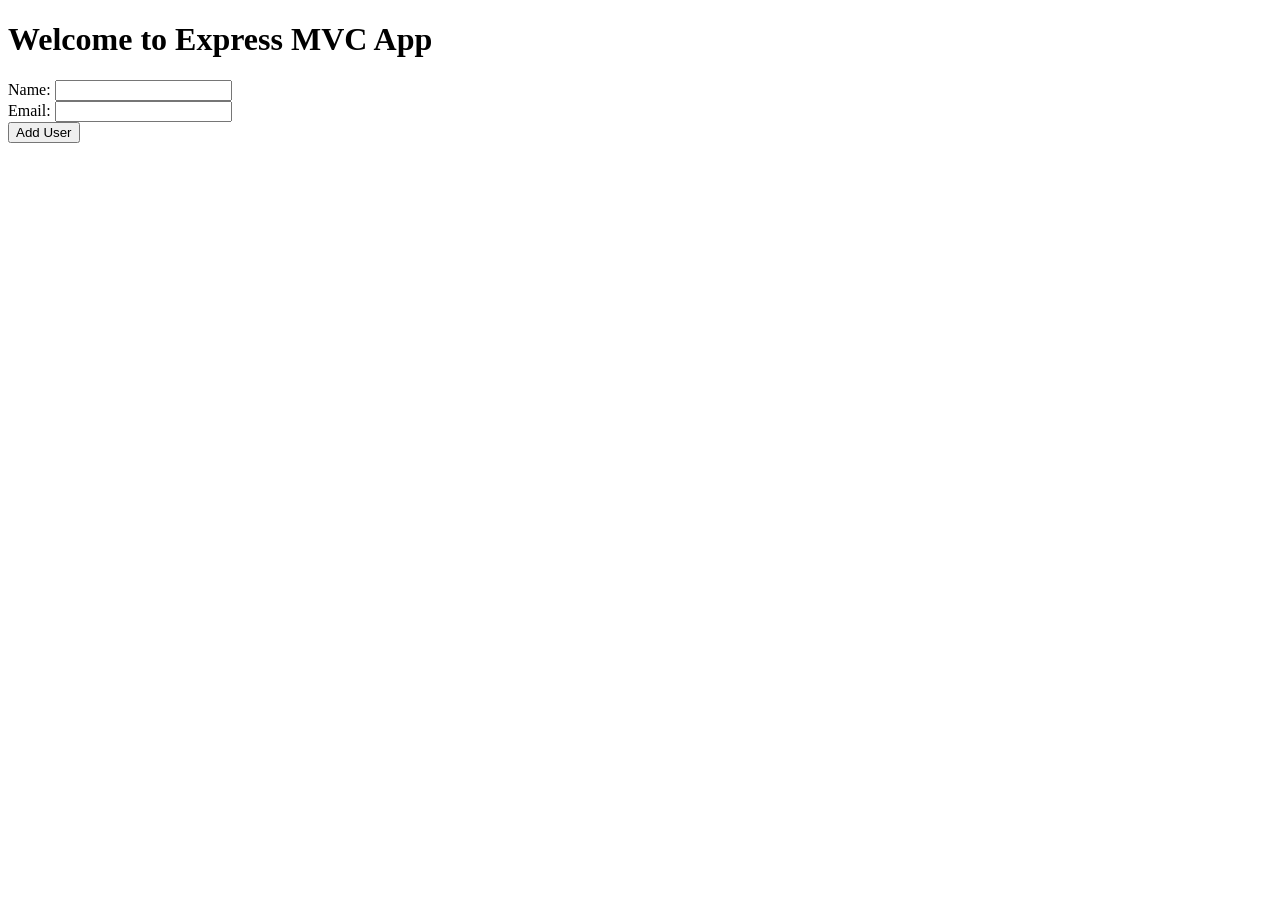
<file: lab8jest/views/index.html>
<!DOCTYPE html>
<html lang="en">
<head>
    <meta charset="UTF-8">
    <meta name="viewport" content="width=device-width, initial-scale=1.0">
    <title>Express MVC App</title>
</head>
<body>
    <h1>Welcome to Express MVC App</h1>
    
    <!-- Form to add users -->
    <form id="addUserForm" action="/user" method="POST">
        <label for="name">Name:</label>
        <input type="text" id="name" name="name" required>
        <br>
        <label for="email">Email:</label>
        <input type="email" id="email" name="email" required>
        <br>
        <button type="submit">Add User</button>
    </form>
    
</body>
</html>
</file>
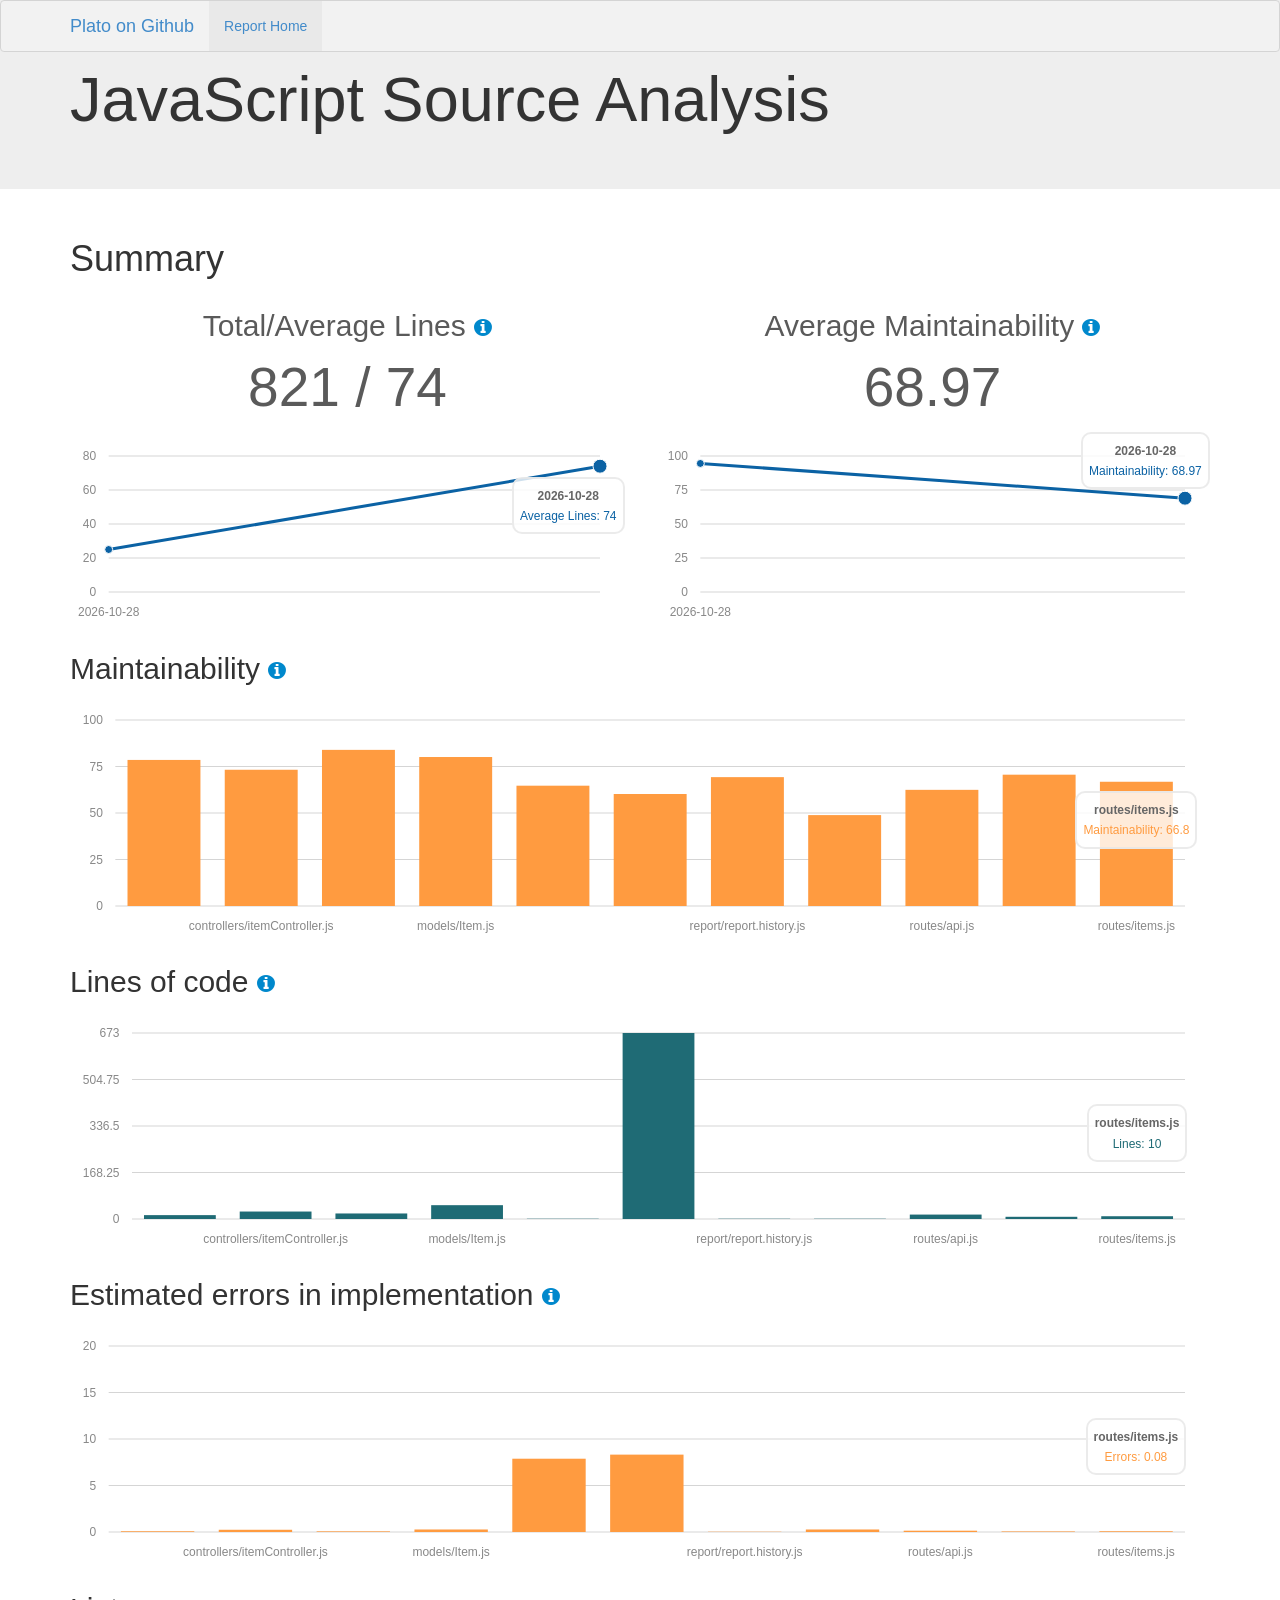
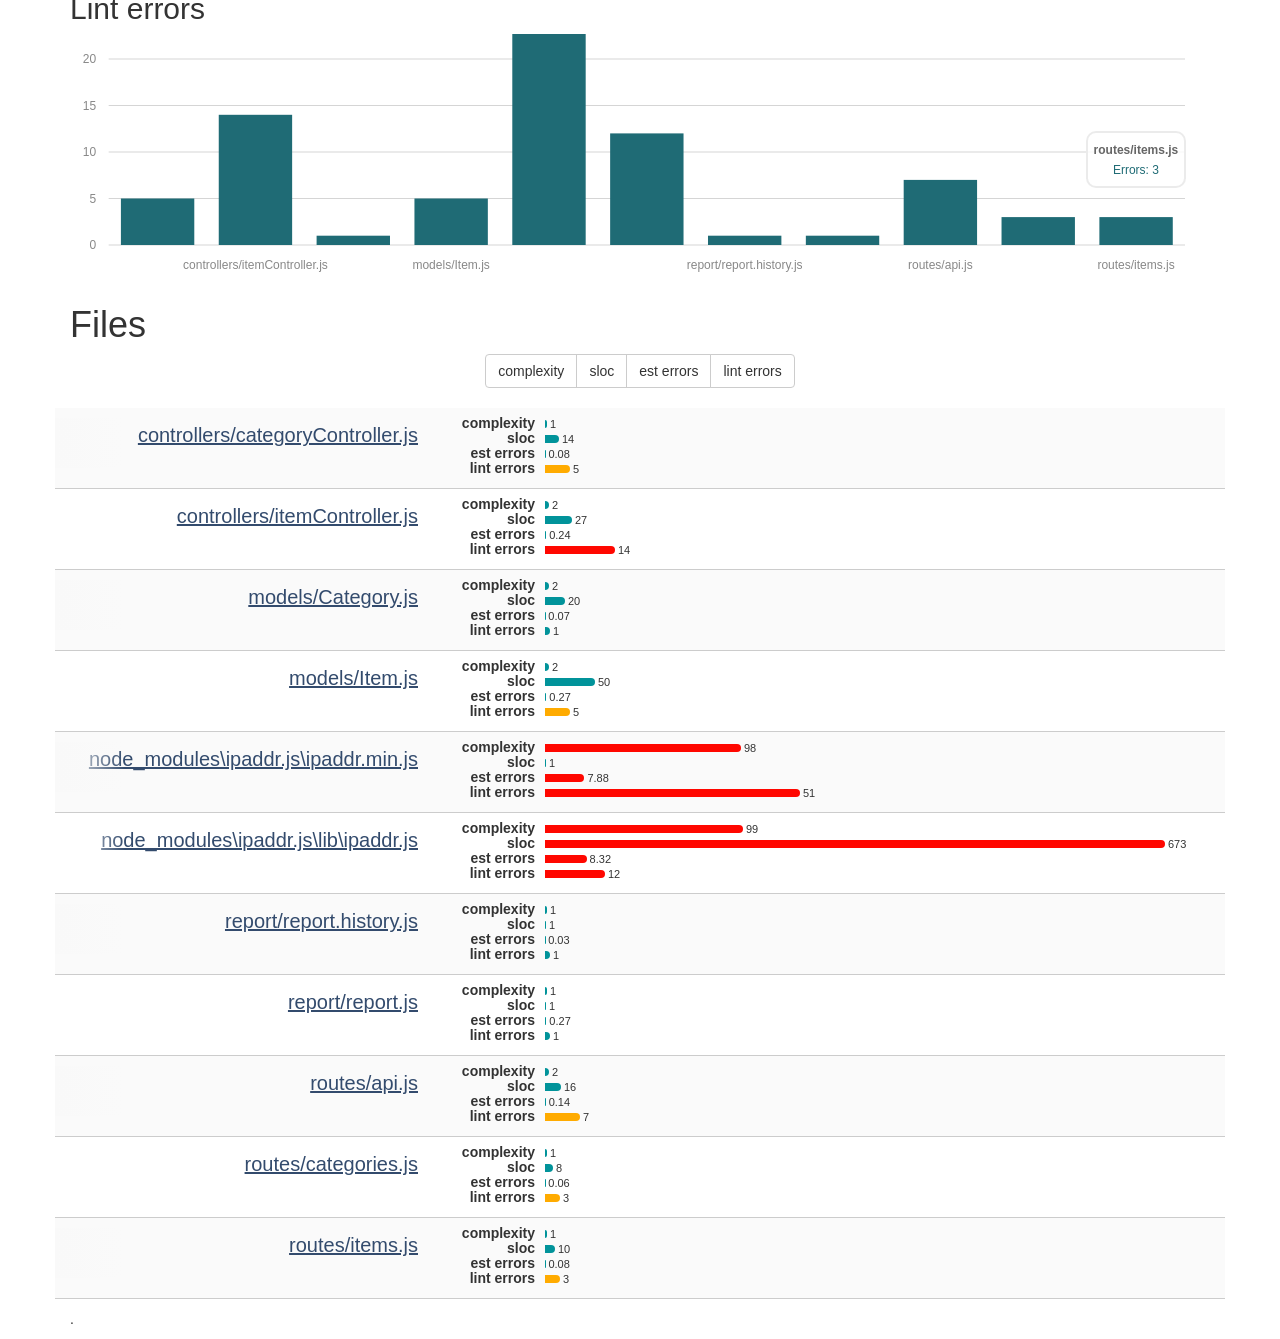
<file: lab9v1/report/index.html>
<!DOCTYPE html>
<html lang="en">
<head>
  <meta charset="utf-8">
  <title>Plato - JavaScript Introspection</title>
  <meta name="viewport" content="width=device-width, initial-scale=1.0">
  <meta name="description" content="">
  <meta name="author" content="">


  <!--[if lt IE 9]>
  <script src="http://html5shim.googlecode.com/svn/trunk/html5.js"></script>
  <![endif]-->

  <script>
    var __options = {"flags":{"complexity":{"commonjs":true,"logicalor":true,"switchcase":true,"forin":false,"trycatch":false,"newmi":true},"jshint":{}}}
  </script>

  <link href="assets/css/vendor/bootstrap.css" rel="stylesheet">
  <link href="assets/css/vendor/font-awesome.css" rel="stylesheet">
  <link href="assets/css/vendor/morris.css" rel="stylesheet">
  <link href="assets/css/plato.css" rel="stylesheet">
  <link href="assets/css/plato-overview.css" rel="stylesheet">
</head>

<body>

<div class="navbar navbar-fixed-top">
  <div class="container">
    <a class="navbar-brand" href="http://github.com/es-analysis/plato">Plato on Github</a>
    <ul class="nav navbar-nav">
      <li class="active">
        <a href="index.html">Report Home</a>
      </li>
    </ul>
  </div>
</div>

<div class="jumbotron">
  <div class="container">
    <h1>JavaScript Source Analysis</h1>
  </div>
</div>

<div class="container aggregate-stats">
  <div class="row">
    <h1 class="col-md-12">Summary</h1>
  </div>
  <div class="row">
    <div class="col-md-6">
      <h2 class="header">Total/Average Lines <i class="icon icon-info-sign" rel="popover" data-placement="top" data-trigger="hover" data-content="Source Lines of Code" data-original-title="SLOC" data-container="body"></i></h2>
      <p class="stat">821 / 74</p>
    </div>
    <div class="col-md-6">
      <h2 class="header">Average Maintainability <a href="http://blogs.msdn.com/b/codeanalysis/archive/2007/11/20/maintainability-index-range-and-meaning.aspx"><i class="icon icon-info-sign" rel="popover" data-placement="top" data-trigger="hover" data-content="A value between 0 and 100 that represents the relative ease of maintaining the code. A high value means better maintainability." data-original-title="Maintainability Index" data-container="body"></i></a></h2>
      <p class="stat">68.97</p>
    </div>
  </div>
</div>
<div class="container historical">
  <div class="row">
    <div class="col-md-6">
      <div id="chart_historical_sloc" class="chart js-chart"></div>
    </div>
    <div class="col-md-6">
      <div id="chart_historical_maint" class="chart js-chart"></div>
    </div>
  </div>
</div>


<div class="container overview">
  <div class="row">
    <h2 class="col-md-12">Maintainability <a href="http://blogs.msdn.com/b/codeanalysis/archive/2007/11/20/maintainability-index-range-and-meaning.aspx"><i class="icon icon-info-sign" rel="popover" data-placement="top" data-trigger="hover" data-content="A value between 0 and 100 that represents the relative ease of maintaining the code. A high value means better maintainability." data-original-title="Maintainability Index" data-container="body"></i></a></h2>
    <div class="col-md-12"><div id='chart_maintainability' class='chart js-chart'></div></div>
  </div>
  <div class="row">
    <h2 class="col-md-12">Lines of code <i class="icon icon-info-sign" rel="popover" data-placement="top" data-trigger="hover" data-content="Source Lines of Code" data-original-title="SLOC" data-container="body"></i></h2>
    <div class="col-md-12"><div id='chart_sloc' class='chart js-chart'></div></div>
  </div>
  <div class="row">
    <h2 class="col-md-12">Estimated errors in implementation <a href="http://en.wikipedia.org/wiki/Halstead_complexity_measures"><i class="icon icon-info-sign" rel="popover" data-placement="top" data-trigger="hover" data-content="Halstead's delivered bugs is an estimate for the number of errors in the implementation." data-original-title="Delivered Bugs" data-container="body"></i></a></h2>
    <div class="col-md-12"><div id='chart_bugs' class='chart js-chart'></div></div>
  </div>
  
  <div class="row">
    <h2 class="col-md-12">Lint errors</h2>
    <div class="col-md-12"><div id='chart_lint' class='chart js-chart'></div></div>
  </div>
  
</div>

<div class="container">
  <div class="row">
    <h1 class="col-md-12">Files</h1>
  </div>

  <div class="row">
    <div class="span12 group-header">
      <div class="btn-group">
        <button type="button" id="button-complexity" class="btn btn-default complexity">complexity</button>
        <button type="button" id="button-sloc" class="btn btn-default sloc">sloc</button>
        <button type="button" id="button-bugs" class="btn btn-default bugs">est errors</button>
        
        <button type="button" id="button-lint" class="btn btn-default lint">lint errors</button>
        
      </div>
    </div>
  </div>

  <div class="row">
    &nbsp;
  </div>

  <div class="row">
    <ul class="file-list list-unstyled">
      
      <li class="col-md-12">
        <div class="row">
          <span class="fade-left fadeout visible-large"></span>
          <span class="col-md-4 file"><a class="file-link" href="./files/controllers_categoryController_js/index.html">controllers/categoryController.js</a></span>
        <span class="col-md-8 file-chart js-file-chart"
              data-lint="5"
              data-sloc="14"
              data-bugs="0.08"
              data-complexity="1"
          ></span>
        </div>
      </li>
      
      <li class="col-md-12">
        <div class="row">
          <span class="fade-left fadeout visible-large"></span>
          <span class="col-md-4 file"><a class="file-link" href="./files/controllers_itemController_js/index.html">controllers/itemController.js</a></span>
        <span class="col-md-8 file-chart js-file-chart"
              data-lint="14"
              data-sloc="27"
              data-bugs="0.24"
              data-complexity="2"
          ></span>
        </div>
      </li>
      
      <li class="col-md-12">
        <div class="row">
          <span class="fade-left fadeout visible-large"></span>
          <span class="col-md-4 file"><a class="file-link" href="./files/models_Category_js/index.html">models/Category.js</a></span>
        <span class="col-md-8 file-chart js-file-chart"
              data-lint="1"
              data-sloc="20"
              data-bugs="0.07"
              data-complexity="2"
          ></span>
        </div>
      </li>
      
      <li class="col-md-12">
        <div class="row">
          <span class="fade-left fadeout visible-large"></span>
          <span class="col-md-4 file"><a class="file-link" href="./files/models_Item_js/index.html">models/Item.js</a></span>
        <span class="col-md-8 file-chart js-file-chart"
              data-lint="5"
              data-sloc="50"
              data-bugs="0.27"
              data-complexity="2"
          ></span>
        </div>
      </li>
      
      <li class="col-md-12">
        <div class="row">
          <span class="fade-left fadeout visible-large"></span>
          <span class="col-md-4 file"><a class="file-link" href="./files/node_modules_ipaddr_js_ipaddr_min_js/index.html">node_modules\ipaddr.js\ipaddr.min.js</a></span>
        <span class="col-md-8 file-chart js-file-chart"
              data-lint="51"
              data-sloc="1"
              data-bugs="7.88"
              data-complexity="98"
          ></span>
        </div>
      </li>
      
      <li class="col-md-12">
        <div class="row">
          <span class="fade-left fadeout visible-large"></span>
          <span class="col-md-4 file"><a class="file-link" href="./files/node_modules_ipaddr_js_lib_ipaddr_js/index.html">node_modules\ipaddr.js\lib\ipaddr.js</a></span>
        <span class="col-md-8 file-chart js-file-chart"
              data-lint="12"
              data-sloc="673"
              data-bugs="8.32"
              data-complexity="99"
          ></span>
        </div>
      </li>
      
      <li class="col-md-12">
        <div class="row">
          <span class="fade-left fadeout visible-large"></span>
          <span class="col-md-4 file"><a class="file-link" href="./files/report_report_history_js/index.html">report/report.history.js</a></span>
        <span class="col-md-8 file-chart js-file-chart"
              data-lint="1"
              data-sloc="1"
              data-bugs="0.03"
              data-complexity="1"
          ></span>
        </div>
      </li>
      
      <li class="col-md-12">
        <div class="row">
          <span class="fade-left fadeout visible-large"></span>
          <span class="col-md-4 file"><a class="file-link" href="./files/report_report_js/index.html">report/report.js</a></span>
        <span class="col-md-8 file-chart js-file-chart"
              data-lint="1"
              data-sloc="1"
              data-bugs="0.27"
              data-complexity="1"
          ></span>
        </div>
      </li>
      
      <li class="col-md-12">
        <div class="row">
          <span class="fade-left fadeout visible-large"></span>
          <span class="col-md-4 file"><a class="file-link" href="./files/routes_api_js/index.html">routes/api.js</a></span>
        <span class="col-md-8 file-chart js-file-chart"
              data-lint="7"
              data-sloc="16"
              data-bugs="0.14"
              data-complexity="2"
          ></span>
        </div>
      </li>
      
      <li class="col-md-12">
        <div class="row">
          <span class="fade-left fadeout visible-large"></span>
          <span class="col-md-4 file"><a class="file-link" href="./files/routes_categories_js/index.html">routes/categories.js</a></span>
        <span class="col-md-8 file-chart js-file-chart"
              data-lint="3"
              data-sloc="8"
              data-bugs="0.06"
              data-complexity="1"
          ></span>
        </div>
      </li>
      
      <li class="col-md-12">
        <div class="row">
          <span class="fade-left fadeout visible-large"></span>
          <span class="col-md-4 file"><a class="file-link" href="./files/routes_items_js/index.html">routes/items.js</a></span>
        <span class="col-md-8 file-chart js-file-chart"
              data-lint="3"
              data-sloc="10"
              data-bugs="0.08"
              data-complexity="1"
          ></span>
        </div>
      </li>
      
    </ul>
  </div>
</div>


<footer class="footer">
  <div class="container">
    <p>.</p>
  </div>
</footer>

<script type="text/javascript" src="assets/scripts/bundles/core-bundle.js"></script>
<script type="text/javascript" src="report.js"></script>
<script type="text/javascript" src="report.history.js"></script>
<script type="text/javascript" src="assets/scripts/plato-overview.js"></script>
<script type="text/javascript" src="assets/scripts/plato-sortable-file-list.js"></script>
</body>
</html>
</file>
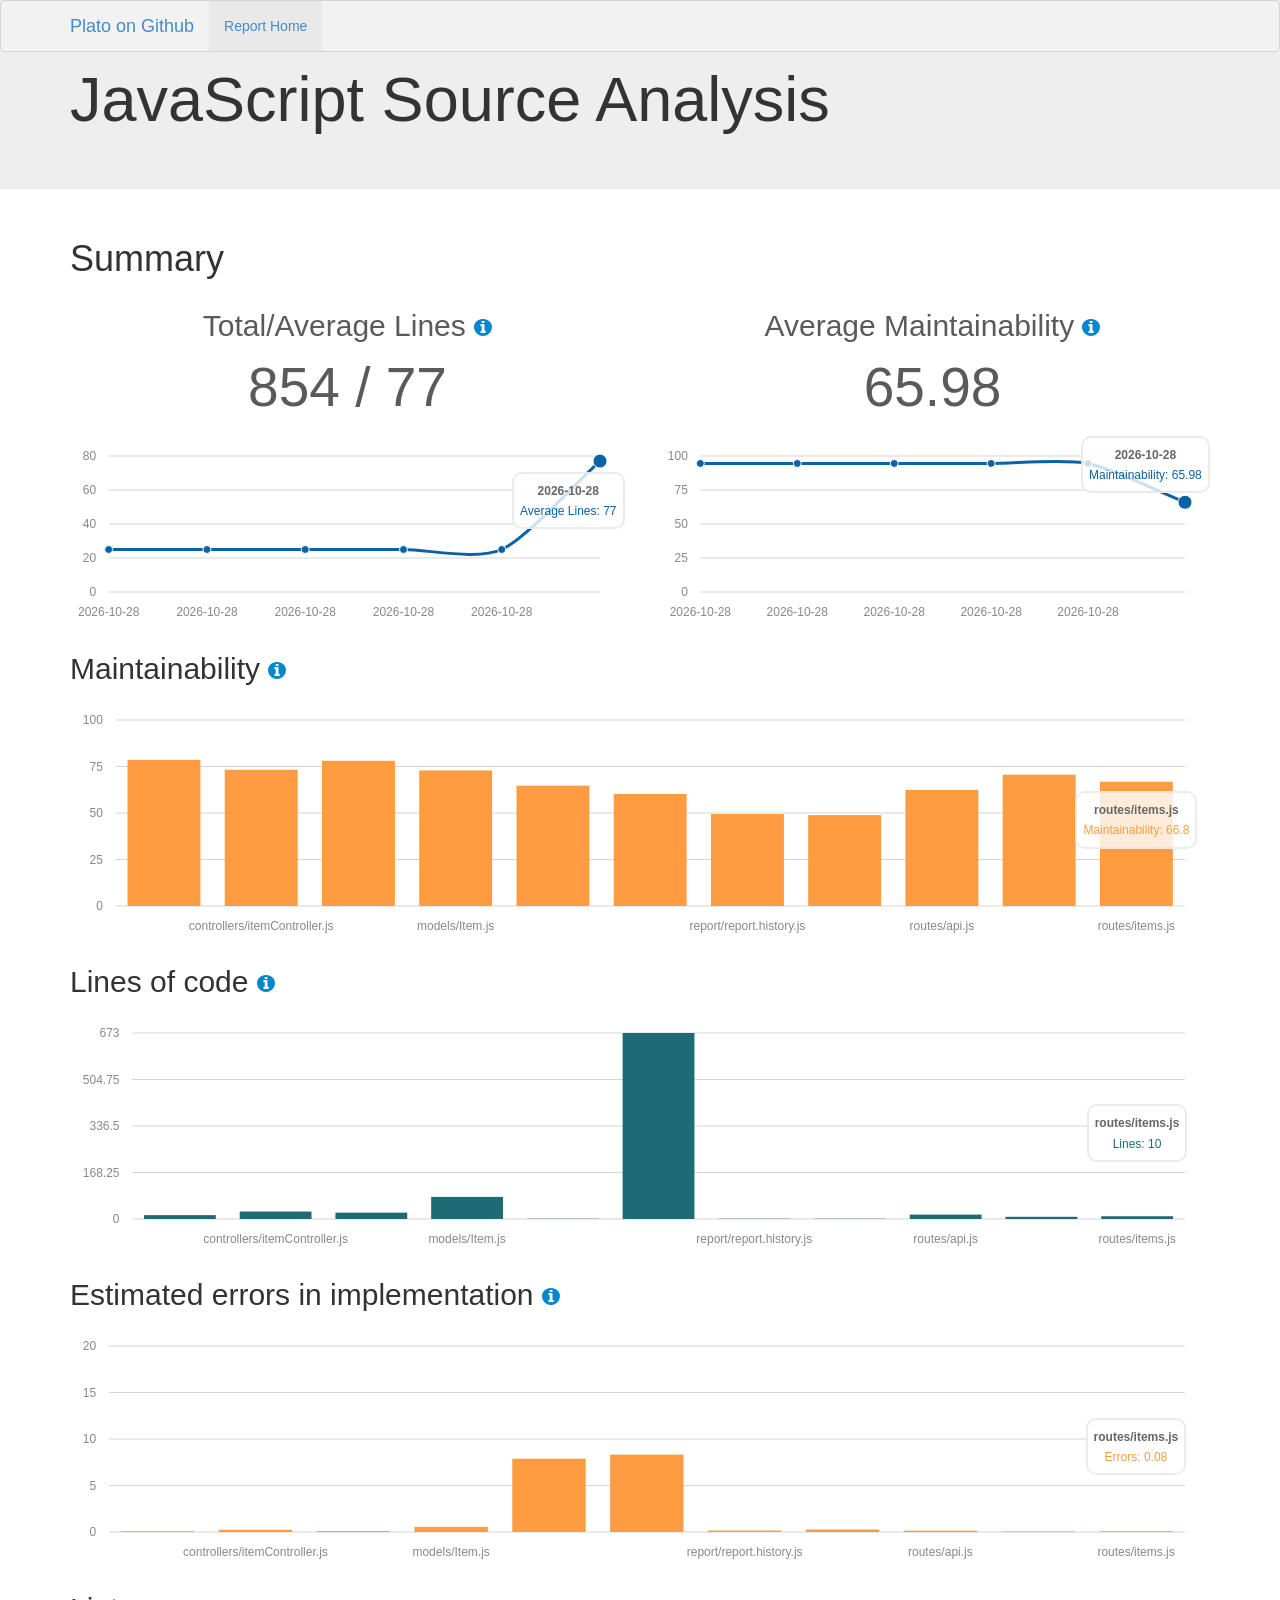
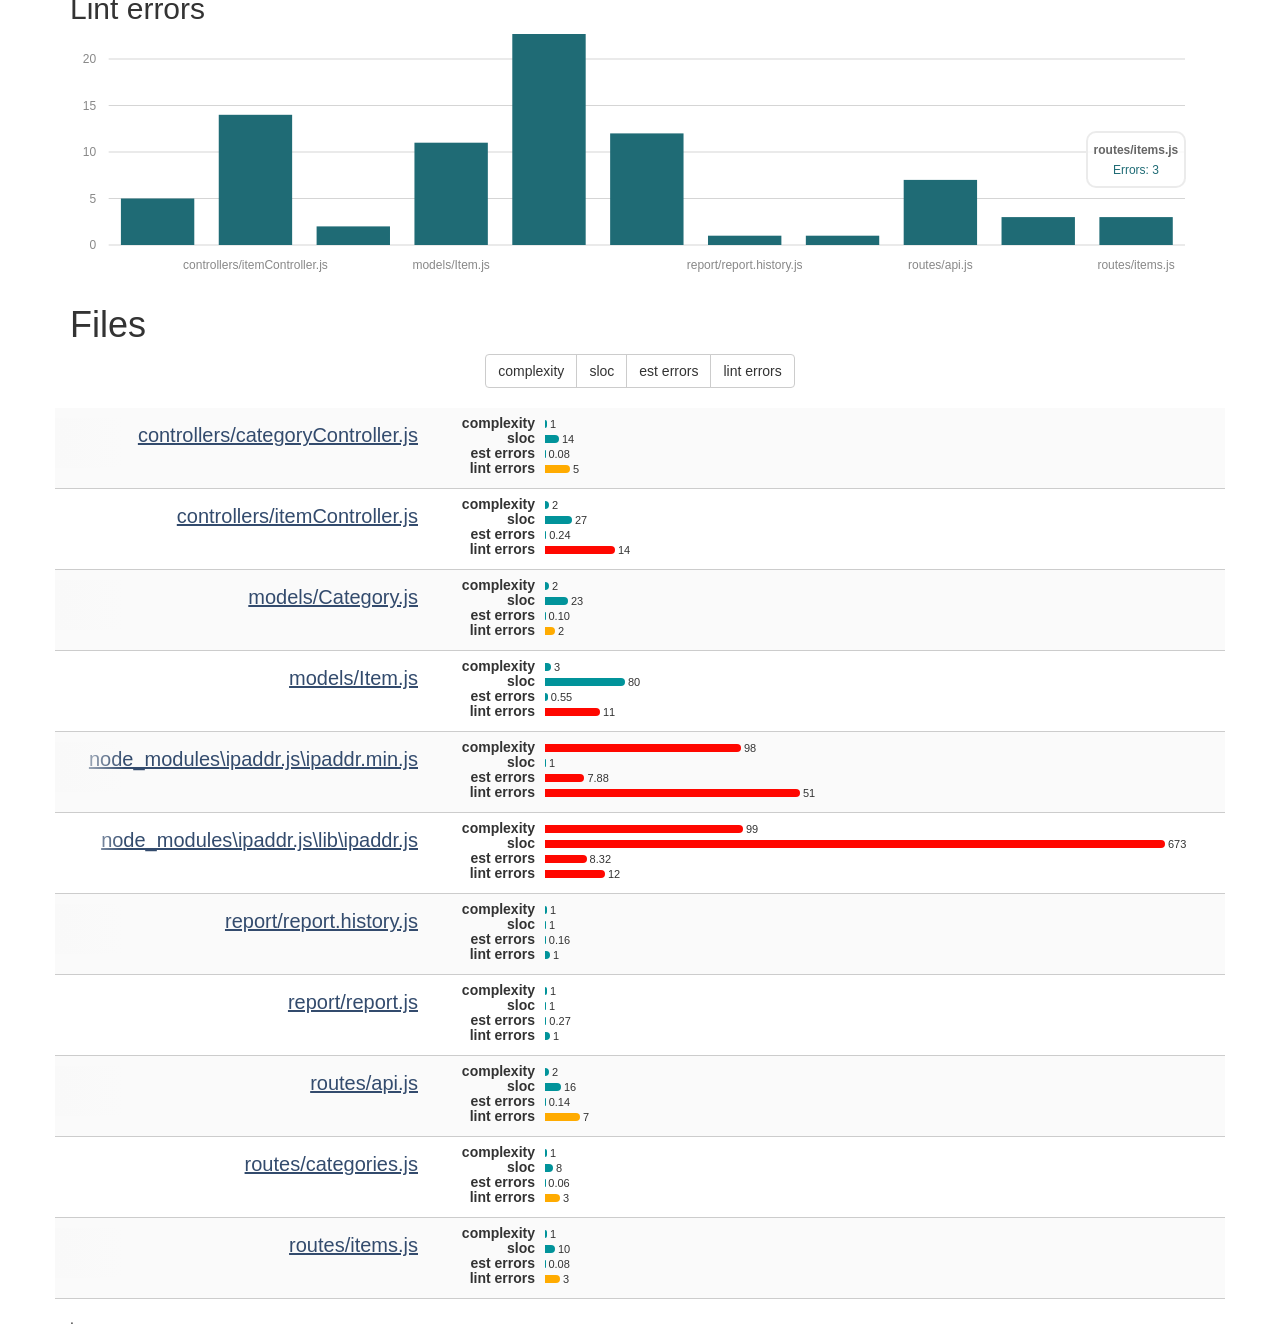
<file: lab9v2/report/index.html>
<!DOCTYPE html>
<html lang="en">
<head>
  <meta charset="utf-8">
  <title>Plato - JavaScript Introspection</title>
  <meta name="viewport" content="width=device-width, initial-scale=1.0">
  <meta name="description" content="">
  <meta name="author" content="">


  <!--[if lt IE 9]>
  <script src="http://html5shim.googlecode.com/svn/trunk/html5.js"></script>
  <![endif]-->

  <script>
    var __options = {"flags":{"complexity":{"commonjs":true,"logicalor":true,"switchcase":true,"forin":false,"trycatch":false,"newmi":true},"jshint":{}}}
  </script>

  <link href="assets/css/vendor/bootstrap.css" rel="stylesheet">
  <link href="assets/css/vendor/font-awesome.css" rel="stylesheet">
  <link href="assets/css/vendor/morris.css" rel="stylesheet">
  <link href="assets/css/plato.css" rel="stylesheet">
  <link href="assets/css/plato-overview.css" rel="stylesheet">
</head>

<body>

<div class="navbar navbar-fixed-top">
  <div class="container">
    <a class="navbar-brand" href="http://github.com/es-analysis/plato">Plato on Github</a>
    <ul class="nav navbar-nav">
      <li class="active">
        <a href="index.html">Report Home</a>
      </li>
    </ul>
  </div>
</div>

<div class="jumbotron">
  <div class="container">
    <h1>JavaScript Source Analysis</h1>
  </div>
</div>

<div class="container aggregate-stats">
  <div class="row">
    <h1 class="col-md-12">Summary</h1>
  </div>
  <div class="row">
    <div class="col-md-6">
      <h2 class="header">Total/Average Lines <i class="icon icon-info-sign" rel="popover" data-placement="top" data-trigger="hover" data-content="Source Lines of Code" data-original-title="SLOC" data-container="body"></i></h2>
      <p class="stat">854 / 77</p>
    </div>
    <div class="col-md-6">
      <h2 class="header">Average Maintainability <a href="http://blogs.msdn.com/b/codeanalysis/archive/2007/11/20/maintainability-index-range-and-meaning.aspx"><i class="icon icon-info-sign" rel="popover" data-placement="top" data-trigger="hover" data-content="A value between 0 and 100 that represents the relative ease of maintaining the code. A high value means better maintainability." data-original-title="Maintainability Index" data-container="body"></i></a></h2>
      <p class="stat">65.98</p>
    </div>
  </div>
</div>
<div class="container historical">
  <div class="row">
    <div class="col-md-6">
      <div id="chart_historical_sloc" class="chart js-chart"></div>
    </div>
    <div class="col-md-6">
      <div id="chart_historical_maint" class="chart js-chart"></div>
    </div>
  </div>
</div>


<div class="container overview">
  <div class="row">
    <h2 class="col-md-12">Maintainability <a href="http://blogs.msdn.com/b/codeanalysis/archive/2007/11/20/maintainability-index-range-and-meaning.aspx"><i class="icon icon-info-sign" rel="popover" data-placement="top" data-trigger="hover" data-content="A value between 0 and 100 that represents the relative ease of maintaining the code. A high value means better maintainability." data-original-title="Maintainability Index" data-container="body"></i></a></h2>
    <div class="col-md-12"><div id='chart_maintainability' class='chart js-chart'></div></div>
  </div>
  <div class="row">
    <h2 class="col-md-12">Lines of code <i class="icon icon-info-sign" rel="popover" data-placement="top" data-trigger="hover" data-content="Source Lines of Code" data-original-title="SLOC" data-container="body"></i></h2>
    <div class="col-md-12"><div id='chart_sloc' class='chart js-chart'></div></div>
  </div>
  <div class="row">
    <h2 class="col-md-12">Estimated errors in implementation <a href="http://en.wikipedia.org/wiki/Halstead_complexity_measures"><i class="icon icon-info-sign" rel="popover" data-placement="top" data-trigger="hover" data-content="Halstead's delivered bugs is an estimate for the number of errors in the implementation." data-original-title="Delivered Bugs" data-container="body"></i></a></h2>
    <div class="col-md-12"><div id='chart_bugs' class='chart js-chart'></div></div>
  </div>
  
  <div class="row">
    <h2 class="col-md-12">Lint errors</h2>
    <div class="col-md-12"><div id='chart_lint' class='chart js-chart'></div></div>
  </div>
  
</div>

<div class="container">
  <div class="row">
    <h1 class="col-md-12">Files</h1>
  </div>

  <div class="row">
    <div class="span12 group-header">
      <div class="btn-group">
        <button type="button" id="button-complexity" class="btn btn-default complexity">complexity</button>
        <button type="button" id="button-sloc" class="btn btn-default sloc">sloc</button>
        <button type="button" id="button-bugs" class="btn btn-default bugs">est errors</button>
        
        <button type="button" id="button-lint" class="btn btn-default lint">lint errors</button>
        
      </div>
    </div>
  </div>

  <div class="row">
    &nbsp;
  </div>

  <div class="row">
    <ul class="file-list list-unstyled">
      
      <li class="col-md-12">
        <div class="row">
          <span class="fade-left fadeout visible-large"></span>
          <span class="col-md-4 file"><a class="file-link" href="./files/controllers_categoryController_js/index.html">controllers/categoryController.js</a></span>
        <span class="col-md-8 file-chart js-file-chart"
              data-lint="5"
              data-sloc="14"
              data-bugs="0.08"
              data-complexity="1"
          ></span>
        </div>
      </li>
      
      <li class="col-md-12">
        <div class="row">
          <span class="fade-left fadeout visible-large"></span>
          <span class="col-md-4 file"><a class="file-link" href="./files/controllers_itemController_js/index.html">controllers/itemController.js</a></span>
        <span class="col-md-8 file-chart js-file-chart"
              data-lint="14"
              data-sloc="27"
              data-bugs="0.24"
              data-complexity="2"
          ></span>
        </div>
      </li>
      
      <li class="col-md-12">
        <div class="row">
          <span class="fade-left fadeout visible-large"></span>
          <span class="col-md-4 file"><a class="file-link" href="./files/models_Category_js/index.html">models/Category.js</a></span>
        <span class="col-md-8 file-chart js-file-chart"
              data-lint="2"
              data-sloc="23"
              data-bugs="0.10"
              data-complexity="2"
          ></span>
        </div>
      </li>
      
      <li class="col-md-12">
        <div class="row">
          <span class="fade-left fadeout visible-large"></span>
          <span class="col-md-4 file"><a class="file-link" href="./files/models_Item_js/index.html">models/Item.js</a></span>
        <span class="col-md-8 file-chart js-file-chart"
              data-lint="11"
              data-sloc="80"
              data-bugs="0.55"
              data-complexity="3"
          ></span>
        </div>
      </li>
      
      <li class="col-md-12">
        <div class="row">
          <span class="fade-left fadeout visible-large"></span>
          <span class="col-md-4 file"><a class="file-link" href="./files/node_modules_ipaddr_js_ipaddr_min_js/index.html">node_modules\ipaddr.js\ipaddr.min.js</a></span>
        <span class="col-md-8 file-chart js-file-chart"
              data-lint="51"
              data-sloc="1"
              data-bugs="7.88"
              data-complexity="98"
          ></span>
        </div>
      </li>
      
      <li class="col-md-12">
        <div class="row">
          <span class="fade-left fadeout visible-large"></span>
          <span class="col-md-4 file"><a class="file-link" href="./files/node_modules_ipaddr_js_lib_ipaddr_js/index.html">node_modules\ipaddr.js\lib\ipaddr.js</a></span>
        <span class="col-md-8 file-chart js-file-chart"
              data-lint="12"
              data-sloc="673"
              data-bugs="8.32"
              data-complexity="99"
          ></span>
        </div>
      </li>
      
      <li class="col-md-12">
        <div class="row">
          <span class="fade-left fadeout visible-large"></span>
          <span class="col-md-4 file"><a class="file-link" href="./files/report_report_history_js/index.html">report/report.history.js</a></span>
        <span class="col-md-8 file-chart js-file-chart"
              data-lint="1"
              data-sloc="1"
              data-bugs="0.16"
              data-complexity="1"
          ></span>
        </div>
      </li>
      
      <li class="col-md-12">
        <div class="row">
          <span class="fade-left fadeout visible-large"></span>
          <span class="col-md-4 file"><a class="file-link" href="./files/report_report_js/index.html">report/report.js</a></span>
        <span class="col-md-8 file-chart js-file-chart"
              data-lint="1"
              data-sloc="1"
              data-bugs="0.27"
              data-complexity="1"
          ></span>
        </div>
      </li>
      
      <li class="col-md-12">
        <div class="row">
          <span class="fade-left fadeout visible-large"></span>
          <span class="col-md-4 file"><a class="file-link" href="./files/routes_api_js/index.html">routes/api.js</a></span>
        <span class="col-md-8 file-chart js-file-chart"
              data-lint="7"
              data-sloc="16"
              data-bugs="0.14"
              data-complexity="2"
          ></span>
        </div>
      </li>
      
      <li class="col-md-12">
        <div class="row">
          <span class="fade-left fadeout visible-large"></span>
          <span class="col-md-4 file"><a class="file-link" href="./files/routes_categories_js/index.html">routes/categories.js</a></span>
        <span class="col-md-8 file-chart js-file-chart"
              data-lint="3"
              data-sloc="8"
              data-bugs="0.06"
              data-complexity="1"
          ></span>
        </div>
      </li>
      
      <li class="col-md-12">
        <div class="row">
          <span class="fade-left fadeout visible-large"></span>
          <span class="col-md-4 file"><a class="file-link" href="./files/routes_items_js/index.html">routes/items.js</a></span>
        <span class="col-md-8 file-chart js-file-chart"
              data-lint="3"
              data-sloc="10"
              data-bugs="0.08"
              data-complexity="1"
          ></span>
        </div>
      </li>
      
    </ul>
  </div>
</div>


<footer class="footer">
  <div class="container">
    <p>.</p>
  </div>
</footer>

<script type="text/javascript" src="assets/scripts/bundles/core-bundle.js"></script>
<script type="text/javascript" src="report.js"></script>
<script type="text/javascript" src="report.history.js"></script>
<script type="text/javascript" src="assets/scripts/plato-overview.js"></script>
<script type="text/javascript" src="assets/scripts/plato-sortable-file-list.js"></script>
</body>
</html>
</file>
<file: lab9v1/report/assets/css/vendor/morris.css>
.morris-hover{position:absolute;z-index:1000;}.morris-hover.morris-default-style{border-radius:10px;padding:6px;color:#666;background:rgba(255, 255, 255, 0.8);border:solid 2px rgba(230, 230, 230, 0.8);font-family:sans-serif;font-size:12px;text-align:center;}.morris-hover.morris-default-style .morris-hover-row-label{font-weight:bold;margin:0.25em 0;}
.morris-hover.morris-default-style .morris-hover-point{white-space:nowrap;margin:0.1em 0;}
</file>
<file: lab9v1/report/assets/css/plato.css>
body {
}

.navbar {
  margin-bottom:0;
  padding: 0 20px;
  background-color: #f2f2f2;
  background-image: none;
  border: 1px solid #d4d4d4;
  border-radius: 4px;
  -webkit-box-shadow: none;
  box-shadow: none;
  line-height:10px;
}

.navbar-nav > .active > a {
  background-color: rgb(233, 233, 233);
}

a:visited {
  fill:inherit;
}

.jumbotron {
  color:#333;
}

li {
  line-height: 10px;
}

/* Landscape phone to portrait tablet */
@media (max-width: 767px) {
  .jumbotron h1 {
    font-size: 40px;
  }
}

.aggregate-stats {

}

.group-header {
  text-align:center;
}


.aggregate-stats .header {
  text-align: center;
  color: #5a5a5a;
  font-weight:lighter;
}

.aggregate-stats .stat {
  text-align: center;
  color: #5a5a5a;
  font-size:55px;
  line-height:70px;
}

i.icon[rel=popover] {
  font-size:23px;
  color: #0088cc;
}

.popover {
  z-index:100000;
}
</file>
<file: lab9v1/report/assets/css/plato-overview.css>
.chart {
  margin: 0 auto;
  height: 200px;
}

.overview .chart {
  height: 250px;
}

.historical .chart {
  height:200px;
}

.chart rect {
  cursor:pointer;
}

.file-list li {
  border-bottom:1px solid #ccc;
  padding-bottom:10px;
  padding-top:10px;
}

.file-list li:nth-child(odd) {
  background-color: hsl(0, 0%, 98%);
}

.fade-left {
  background: -moz-linear-gradient(left,  rgba(255,255,255,1) 0%, rgba(255,255,255,0) 100%); /* FF3.6+ */
  background: -webkit-gradient(linear, left top, right top, color-stop(0%,rgba(255,255,255,1)), color-stop(100%,rgba(255,255,255,0))); /* Chrome,Safari4+ */
  background: -webkit-linear-gradient(left,  rgba(255,255,255,1) 0%,rgba(255,255,255,0) 100%); /* Chrome10+,Safari5.1+ */
  background: -o-linear-gradient(left,  rgba(255,255,255,1) 0%,rgba(255,255,255,0) 100%); /* Opera 11.10+ */
  background: -ms-linear-gradient(left,  rgba(255,255,255,1) 0%,rgba(255,255,255,0) 100%); /* IE10+ */
  background: linear-gradient(to right,  rgba(255,255,255,1) 0%,rgba(255,255,255,0) 100%); /* W3C */
  filter: progid:DXImageTransform.Microsoft.gradient( startColorstr='#ffffff', endColorstr='#00ffffff',GradientType=1 ); /* IE6-9 */
}

.file-list li:nth-child(odd) .fade-left {
  background: -moz-linear-gradient(left,  rgba(249,249,249,1) 0%, rgba(255,255,255,0) 100%); /* FF3.6+ */
  background: -webkit-gradient(linear, left top, right top, color-stop(0%,rgba(249,249,249,1)), color-stop(100%,rgba(255,255,255,0))); /* Chrome,Safari4+ */
  background: -webkit-linear-gradient(left,  rgba(249,249,249,1) 0%,rgba(255,255,255,0) 100%); /* Chrome10+,Safari5.1+ */
  background: -o-linear-gradient(left,  rgba(249,249,249,1) 0%,rgba(255,255,255,0) 100%); /* Opera 11.10+ */
  background: -ms-linear-gradient(left,  rgba(249,249,249,1) 0%,rgba(255,255,255,0) 100%); /* IE10+ */
  background: linear-gradient(to right,  rgba(249,249,249,1) 0%,rgba(255,255,255,0) 100%); /* W3C */
  filter: progid:DXImageTransform.Microsoft.gradient( startColorstr='#f9f9f9', endColorstr='#00ffffff',GradientType=1 ); /* IE6-9 */
}

.fadeout {
  position: absolute;
  height: 50px;
  z-index: 10;
  float: left;
  width:70px
}

.file {
  white-space: nowrap;
}


.file-link {
  text-align: right;
  direction: rtl;
  overflow: hidden;
  height:40px;
  font-size:20px;
  color: #334B6D;
  display:block;
  padding:12px 12px 12px 0;
  text-decoration: underline;
}

.file-link:hover {
  color: #3B71B1;
}

.file-chart label {
  width: 75px;
  text-align: right;
  margin-right: 10px;
}

.file-chart .chart-value {
  margin-left: 3px;
  font-size:11px;
}

.horizontal-bar {
  display:inline-block;
  height:8px;
  border-radius: 0 4px 4px 0;
}

.threshold-0 .horizontal-bar {
  background-color: #01939A;
}
.threshold-1 .horizontal-bar {
  background-color: #FFAB00;
}
.threshold-2 .horizontal-bar {
  background-color: #FF0700;
}


@media (max-width: 767px) {
  .file-link {
    text-align: center;
  }
}

.complexity, .sloc, .bugs, .lint {
  font-weight: normal;
}

.on { /* marking 'sorting buttons' active */
  font-weight: bold;
}
</file>
<file: lab9v2/report/assets/css/vendor/morris.css>
.morris-hover{position:absolute;z-index:1000;}.morris-hover.morris-default-style{border-radius:10px;padding:6px;color:#666;background:rgba(255, 255, 255, 0.8);border:solid 2px rgba(230, 230, 230, 0.8);font-family:sans-serif;font-size:12px;text-align:center;}.morris-hover.morris-default-style .morris-hover-row-label{font-weight:bold;margin:0.25em 0;}
.morris-hover.morris-default-style .morris-hover-point{white-space:nowrap;margin:0.1em 0;}
</file>
<file: lab9v2/report/assets/css/plato.css>
body {
}

.navbar {
  margin-bottom:0;
  padding: 0 20px;
  background-color: #f2f2f2;
  background-image: none;
  border: 1px solid #d4d4d4;
  border-radius: 4px;
  -webkit-box-shadow: none;
  box-shadow: none;
  line-height:10px;
}

.navbar-nav > .active > a {
  background-color: rgb(233, 233, 233);
}

a:visited {
  fill:inherit;
}

.jumbotron {
  color:#333;
}

li {
  line-height: 10px;
}

/* Landscape phone to portrait tablet */
@media (max-width: 767px) {
  .jumbotron h1 {
    font-size: 40px;
  }
}

.aggregate-stats {

}

.group-header {
  text-align:center;
}


.aggregate-stats .header {
  text-align: center;
  color: #5a5a5a;
  font-weight:lighter;
}

.aggregate-stats .stat {
  text-align: center;
  color: #5a5a5a;
  font-size:55px;
  line-height:70px;
}

i.icon[rel=popover] {
  font-size:23px;
  color: #0088cc;
}

.popover {
  z-index:100000;
}
</file>
<file: lab9v2/report/assets/css/plato-overview.css>
.chart {
  margin: 0 auto;
  height: 200px;
}

.overview .chart {
  height: 250px;
}

.historical .chart {
  height:200px;
}

.chart rect {
  cursor:pointer;
}

.file-list li {
  border-bottom:1px solid #ccc;
  padding-bottom:10px;
  padding-top:10px;
}

.file-list li:nth-child(odd) {
  background-color: hsl(0, 0%, 98%);
}

.fade-left {
  background: -moz-linear-gradient(left,  rgba(255,255,255,1) 0%, rgba(255,255,255,0) 100%); /* FF3.6+ */
  background: -webkit-gradient(linear, left top, right top, color-stop(0%,rgba(255,255,255,1)), color-stop(100%,rgba(255,255,255,0))); /* Chrome,Safari4+ */
  background: -webkit-linear-gradient(left,  rgba(255,255,255,1) 0%,rgba(255,255,255,0) 100%); /* Chrome10+,Safari5.1+ */
  background: -o-linear-gradient(left,  rgba(255,255,255,1) 0%,rgba(255,255,255,0) 100%); /* Opera 11.10+ */
  background: -ms-linear-gradient(left,  rgba(255,255,255,1) 0%,rgba(255,255,255,0) 100%); /* IE10+ */
  background: linear-gradient(to right,  rgba(255,255,255,1) 0%,rgba(255,255,255,0) 100%); /* W3C */
  filter: progid:DXImageTransform.Microsoft.gradient( startColorstr='#ffffff', endColorstr='#00ffffff',GradientType=1 ); /* IE6-9 */
}

.file-list li:nth-child(odd) .fade-left {
  background: -moz-linear-gradient(left,  rgba(249,249,249,1) 0%, rgba(255,255,255,0) 100%); /* FF3.6+ */
  background: -webkit-gradient(linear, left top, right top, color-stop(0%,rgba(249,249,249,1)), color-stop(100%,rgba(255,255,255,0))); /* Chrome,Safari4+ */
  background: -webkit-linear-gradient(left,  rgba(249,249,249,1) 0%,rgba(255,255,255,0) 100%); /* Chrome10+,Safari5.1+ */
  background: -o-linear-gradient(left,  rgba(249,249,249,1) 0%,rgba(255,255,255,0) 100%); /* Opera 11.10+ */
  background: -ms-linear-gradient(left,  rgba(249,249,249,1) 0%,rgba(255,255,255,0) 100%); /* IE10+ */
  background: linear-gradient(to right,  rgba(249,249,249,1) 0%,rgba(255,255,255,0) 100%); /* W3C */
  filter: progid:DXImageTransform.Microsoft.gradient( startColorstr='#f9f9f9', endColorstr='#00ffffff',GradientType=1 ); /* IE6-9 */
}

.fadeout {
  position: absolute;
  height: 50px;
  z-index: 10;
  float: left;
  width:70px
}

.file {
  white-space: nowrap;
}


.file-link {
  text-align: right;
  direction: rtl;
  overflow: hidden;
  height:40px;
  font-size:20px;
  color: #334B6D;
  display:block;
  padding:12px 12px 12px 0;
  text-decoration: underline;
}

.file-link:hover {
  color: #3B71B1;
}

.file-chart label {
  width: 75px;
  text-align: right;
  margin-right: 10px;
}

.file-chart .chart-value {
  margin-left: 3px;
  font-size:11px;
}

.horizontal-bar {
  display:inline-block;
  height:8px;
  border-radius: 0 4px 4px 0;
}

.threshold-0 .horizontal-bar {
  background-color: #01939A;
}
.threshold-1 .horizontal-bar {
  background-color: #FFAB00;
}
.threshold-2 .horizontal-bar {
  background-color: #FF0700;
}


@media (max-width: 767px) {
  .file-link {
    text-align: center;
  }
}

.complexity, .sloc, .bugs, .lint {
  font-weight: normal;
}

.on { /* marking 'sorting buttons' active */
  font-weight: bold;
}
</file>
